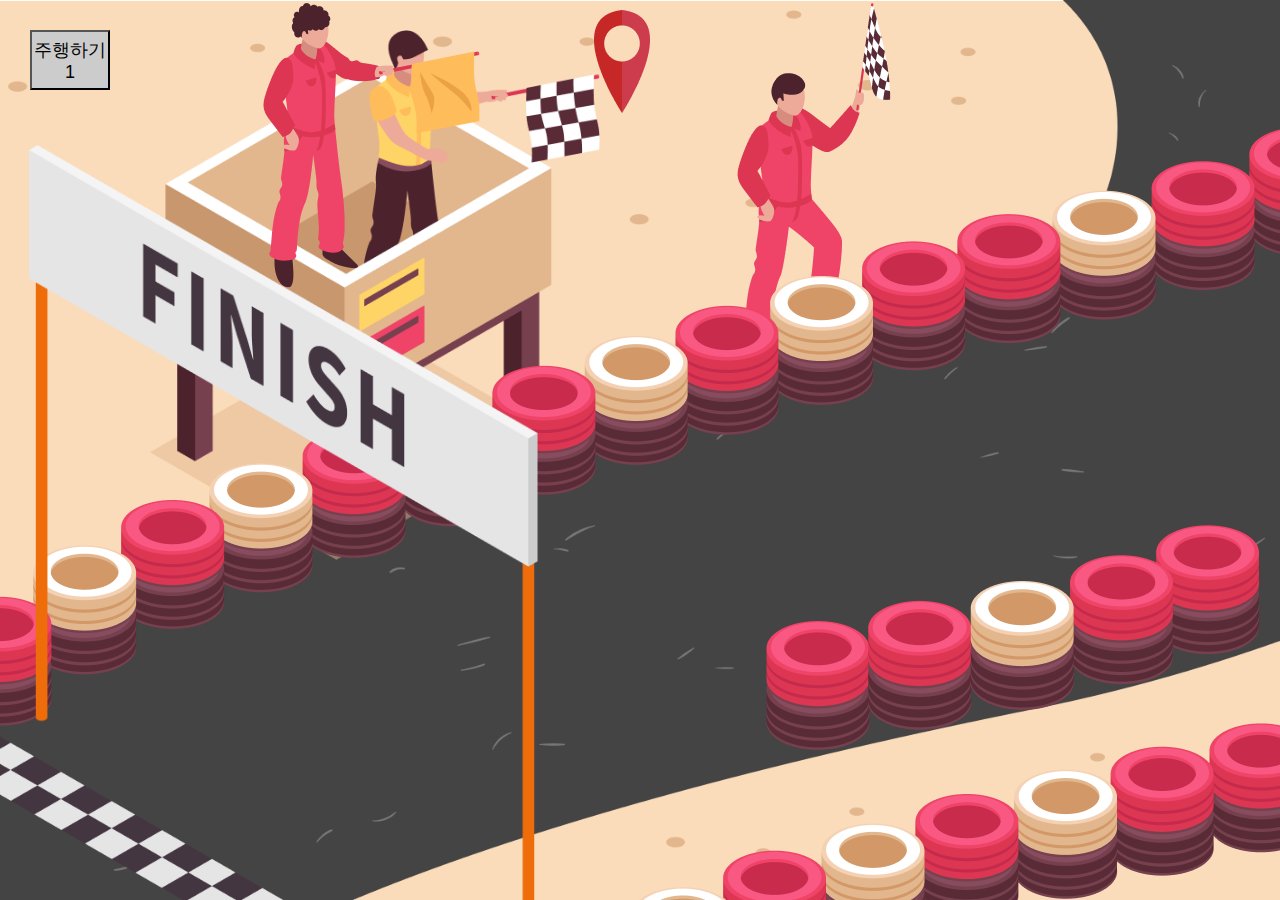
<file: ani/index.html>
<!DOCTYPE html>
<html lang="ko">

<head>
    <meta charset="UTF-8">
    <meta name="viewport" content="width=device-width, initial-scale=1.0">
    <title>Cart</title>
    <link rel="stylesheet" href="css/common.css">
    <link rel="stylesheet" href="css/index.css">
    <link rel="icon" href="img/favicon.ico">
    <script src="https://code.jquery.com/jquery-3.7.1.min.js"
        integrity="sha256-/JqT3SQfawRcv/BIHPThkBvs0OEvtFFmqPF/lYI/Cxo=" crossorigin="anonymous"></script>
    <script src="js/main.js"></script>

</head>

<body>
    <div class="x_y">
        <h1>mousemove</h1>
        <p>X : <span class="posX">0</span>px</p>
        <p>Y : <span class="posY">0</span>px</p>
    </div><!-- /.x_y -->
    <div class="wrap">
        <div class=" wrap1">
            <button type="button" class="wrap1_btn on">주행하기1</button>
            <!--            <button type="button" class="wrap1_btn"><p>주행하기2</p></button>
            <button type="button" class="wrap1_btn"><p>주행하기3</p></button> -->
        </div>
        <article class="tire">
            <img src="img/tire.png" alt="타이어">
            <img src="img/tire1.png" alt="타이어1">
            <img src="img/tire2.png" alt="타이어2">
            <img src="img/tire3.png" alt="타이어3">
            <img src="img/tire4.png" alt="타이어4">
            <img src="img/tire5.png" alt="타이어5">
        </article>

        <article class="cart">
            <img src="img/1st.png" alt="1등차">
            <img src="img/2st.png" alt="2등차">
            <img src="img/3st.png" alt="3등차">
            <img src="img/bang.png" alt="터지는효과사진" class="bang">
        </article>


        <article class="people">
            <img src="img/people_1.png" alt="심판">
            <img src="img/people2.png" alt="사람2">
            <img src="img/people3.png" alt="사람3">
        </article>

        <!-- <article class="table">
            <img src="img/table.png" alt="">
        </article> -->
        <div class="finishflag">
            <img src="img/finishflag.png" alt="피니쉬라인">
            <img src="img/pang.png" alt="결승선팡파레">
        </div><!-- /.finishflag -->

        <article class="point">
            <img src="img/point.png" alt="안내아이콘">
            <div class="p_txtbox">
                <div class="p_txt">
                    <h2>주행팁!</h2>
                    <p>추월의 기본은 브레이크 타이밍을 조금 더 늦게
                        잡고 인코스로 파고들어 상대의 라인을 무너뜨리는것인데,<br>
                        상대는 바깥으로 크게 돌도록 만들고,
                        인코스로 짧게 돌고 탈출/재가속을 빠르게
                        치고나가는것이다.</p>
                    <button type="button" class="p_txt_btn">닫기</button>
                </div><!-- /.p_txt -->
            </div>
        </article>
        <div class="next_btn">
            <a href="sub.html"><button><img src="img/next.png" alt="nextpage_btn"></button></a>
        </div>
    </div><!-- /.wrap -->
</body>

</html>
</file>
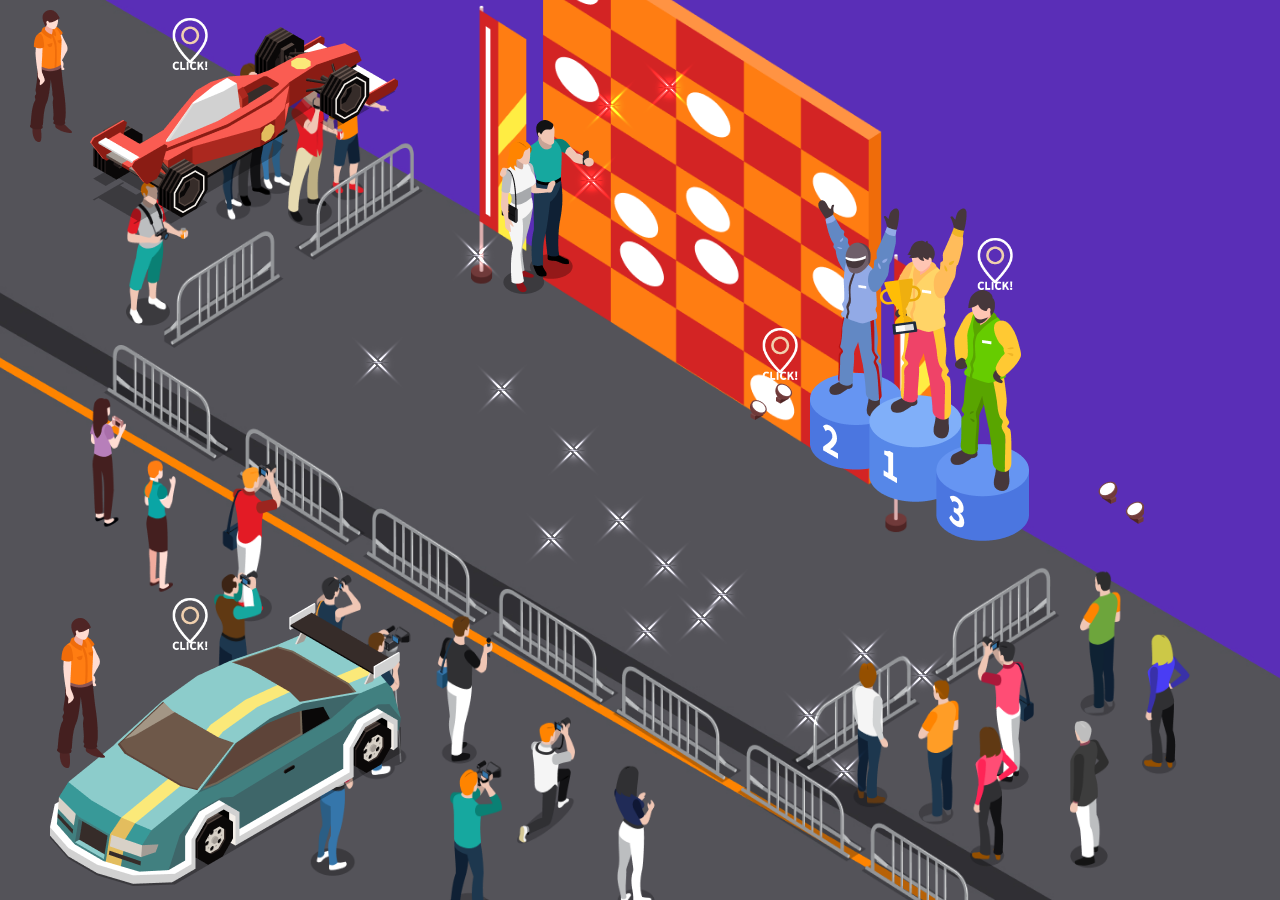
<file: ani/sub.html>
<!DOCTYPE html>
<html lang="ko">
<head>
    <meta charset="UTF-8">
    <meta name="viewport" content="width=device-width, initial-scale=1.0">
    <title>animation2</title>
    <link rel="stylesheet" href="css/sub.css">
    <link rel="icon" href="img/favicon.ico">
    <script src="https://code.jquery.com/jquery-3.7.1.min.js"
        integrity="sha256-/JqT3SQfawRcv/BIHPThkBvs0OEvtFFmqPF/lYI/Cxo=" crossorigin="anonymous"></script>
    <script src="js/sub.js"></script>
</head>
<body>
    <div class="wrap">
        
        <div class="wrap_img"></div>
        
    <div class="couple">
    <img src="img/couple.png" alt="커플이미지">
    </div>
    <div class="sub1">
        <img src="img/sub1.png" alt="배경이미지">
    </div>
    <div class="flash">
        <img src="img/f_b.png" alt="플레시하단">
        <img src="img/f_l.png" alt="플레시왼쪽">
        <img src="img/f_r.png" alt="플레시오른쪽">
    </div>

    <div class="f1_car">
        <img src="img/f1.png" alt="f1차아이콘">
        <div class="f1_txtbox">
            <p>F1(포뮬러 1)은 FIA 주관의 최고 수준 모터스포츠로,<br> 첨단 기술과 드라이버들이 세계 각지에서 경쟁하는 대회이며<br> 속도, 전략 엔지니어링의 정점을 보여주는 모터스포츠입니다.
                <button type="button">닫기</button>
            </p>
        </div>
    </div>
    <div class="f1_car_p">
        <img src="img/point1.gif" alt="포인트아이콘">
    </div>


    <div class="racing_car">
        <img src="img/car1.png" alt="레이싱카아이콘">
        <div class="racing_txtbox">
            <p>레이싱카는 경주를 위해 설계된 고성능 차량으로, 속도, 안정성, 공기역학 등이 최적화되어 있습니다. 일반 차량과 달리 가벼운 차체, 강력한 엔진, 특수 타이어를 사용하며, 특정 레이싱 규정에 맞춰 제작됩니다.
                <button type="button">닫기</button>
            </p>
        </div>
    </div>
    <div class="racing_car_p">
        <img src="img/point1.gif" alt="포인트아이콘">
    </div>


    <div class="group">
        <img src="img/group1.png" alt="시상대와1등,2등선수">
    </div>

    <div class="person ">
        <img src="img/person.png" alt="경기에서사고를내고3등한선수" >
        <img src="img/breath_2_.png" alt="선수의한숨">
        
    </div>
    <div class="person_p">
        <img src="img/point1.gif" alt="포인트아이콘">
    </div>

    <div class="lifgt">
        <div class="left">
            <img src="img/left_l.png" alt="시상대조명왼쪽꺼짐">
            <img src="img/left_lon.png" alt="시상대조명왼쪽켜짐">
        </div>
        <div class="lifgt_p">
            <img src="img/point1.gif" alt="포인트아이콘">
        </div>
        <div class="right">
            <img src="img/right_l.png" alt="시상대조명오른쪽꺼짐">
            <img src="img/right_lon.png" alt="시상대조명우측켜짐">
        </div>
    </div>
   
    
</div><!-- /.wrap -->
</body>
</html>
</file>
<file: ani/css/common.css>
@charset "utf-8";

* {
    margin: 0;
    padding: 0;
}

.wrap {
    width: 100%;
    height: 100%;
    position: fixed;
    left: 0;
    top: 0;
    background: url(../img/bg.png) center bottom/cover;
    z-index: -2;
 
}
</file>
<file: ani/css/index.css>
@charset "utf-8";
*{
    margin: 0;
    padding: 0;
}
.next_btn button{
    position: absolute;
    right: 0;
    bottom: 0;
    background: none;
    border: 0;
    z-index: 10;
    cursor: pointer;
    display: none;
}
.next_btn button.on{
    display: block;
}
.x_y{
    position: absolute;
    left: 50px;
    top: 50px;
    z-index: 100;
    width: 150px;
    height: 150px;
    background: #fff;
    display: none;
}
.wrap1 .wrap1_btn{
    cursor: pointer;
    position: absolute;
    left: 30px;
    top: 30px;
    z-index: 10;
    width: 80px;
    height: 60px;
    font-size: 18px;
    background: #ccc;
    display: none;
}
.wrap1 .wrap1_btn.on{
    display: block;
}


article.tire img:nth-child(1) {
    position: absolute;
    left: 0;
    top: -125px;
}

article.tire img:nth-child(2) {
    position: absolute;
    right: 410px;
    bottom: 150px;

}
article.tire.on img:nth-child(2){
    animation: tire2 1s linear forwards;
}
@keyframes tire2{
    0%{ right: 410px;
        bottom: 150px;
    }
    25%{
        right: 420px;
        bottom: 125px;
    }
    50%{ 
        transform: rotate(-45deg);
        right: 430px;
        bottom: 100px;
    }
    75%{ 
        transform: rotate(-90deg);
        right: 470px;
        bottom: 50px;
    }
    100%{ 
        transform: rotate(180deg);
        right: 550px;
        bottom: -150px;
    }
}

article.tire img:nth-child(3) {
 position: absolute;
    right: 308px;
    bottom: 170px;

}
article.tire.on img:nth-child(3){
    animation: tire3 1s linear forwards;
}
@keyframes tire3{
    0%{ right: 308px;
        bottom: 170px;
    }
    25%{
       transform: rotate(-25deg);
        right: 310px;
        bottom: 150px;
    }
    50%{ 
       transform: rotate(-45deg);
        right: 330px;
        bottom: 100px;
    }
    75%{ 
        transform: rotate(-90deg);
        right: 350px;
        bottom: 50px;
    }
    100%{ 
        transform: rotate(-210deg);
        right: 380px;
        bottom: -50px;
    }
}

article.tire img:nth-child(4) {
    position: absolute;
    right: 206px;
    bottom: 190px;
    z-index: 3;


}
article.tire.on img:nth-child(4) {
    animation: tire4 1s linear forwards;
}
@keyframes tire4{
    0%{ right: 206px;
        bottom: 190px;
    }
    25%{
       transform: rotate(25deg);
        right: 210px;
        bottom: 150px;
    }
    50%{ 
       transform: rotate(45deg);
        right: 210px;
        bottom: 100px;
    }
    75%{ 
        transform: rotate(90deg);
        right: 210px;
        bottom: 50px;
    }
    100%{ 
        transform: rotate(180deg);
        right: 205px;
        bottom: -150px;
    }
}

article.tire img:nth-child(5) {
    position: absolute;
    right: 107px;
    bottom: 215px;
    z-index: 2;
  

}
article.tire.on img:nth-child(5){
    animation: tire5 1s linear forwards;
}
@keyframes tire5{
    0%{ right: 107px;
        bottom: 215px;
    }
    25%{
       transform: rotate(-25deg);
        right: 100px;
        bottom: 150px;
    }
    50%{ 
       transform: rotate(-45deg);
        right: 95px;
        bottom: 100px;
    }
    75%{ 
        transform: rotate(-90deg);
        right: 90px;
        bottom: 50px;
    }
    100%{ 
        transform: rotate(-210deg);
        right: 85px;
        bottom: -50px;
    }
}

article.tire img:nth-child(6) {
    position: absolute;
    right: 20px;
    bottom: 245px;
    z-index: 1;


}
article.tire.on img:nth-child(6){
    animation: tire6 1s linear forwards;
}
@keyframes tire6{
    0%{ right: 20px;
        bottom: 245px;
    }
    25%{
       transform: rotate(-25deg);
        right: 10px;
        bottom: 200px;
    }
    50%{ 
       transform: rotate(-45deg);
        right: 5px;
        bottom: 150px;
    }
    75%{ 
        transform: rotate(90deg);
        right: 0;
        bottom: 75px;
    }
    100%{ 
        transform: rotate(280deg);
        right: -50px;
        bottom: -80px;
    }
}
/* 카트 */
article.cart img:nth-child(1){
    position: absolute;
    right: 90px;
    top: -300px;
    z-index: 1;
}

article.cart.on img:nth-child(1){
    animation: cartAni1 1s  linear  forwards;
 
    /* animation: cartAni1_2 1.5s linear ; */
}

article.cart.on1 img:nth-child(1){
    animation: cartAni1_2 1.5s linear ;
   
}

@keyframes cartAni1 {
    0% {
        right: 90px;
        top: -300px;
    }

    25%{right: 100px;
        top: -100px;
    }

    50% {
        right:150px;
        top: 90px;
    }
     75%{
        right: 300px;
        top: 150px;
    }
     100% {
       right:550px;
       top: 300px;
    }   
}
@keyframes cartAni1_2 {
    
     0% {
       right:550px;
       top: 300px;
    }   

    25%{
        right:850px;
        top: 350px;
    }

    50%{
        right: 1000px;
        top: 450px;
    }

    75%{
        right: 1250px;
        top: 550px;
    }

    100%{
        right: 1900px;
        top: 800px;
    }
}
article.cart img:nth-child(2){
    position: absolute;
    right: 10px;
    top: -300px;
}

article.cart.on img:nth-child(2){
    animation: cartAni2 2s  linear  forwards;
}

article.cart.on1 img:nth-child(2){
    animation: cartAni2_2 2s  linear  forwards;

}

@keyframes cartAni2 {
    0% {
        right: -50px;
        top: -300px;
    }


    50% {
        right:-10px;
        top: 90px;
    }
 

    100%{
        right: 300px;
        top: 150px;
    }
     /* 100% {
       right:350px;
       top: 300px;
    }  */
}

@keyframes cartAni2_2 {
    0%{
        right: 300px;
        top: 150px;
    }

    25%{
        right: 500px;
        top: 350px;
    }
    50%{
        right: 700px;
        top: 450px;
    }
    75%{
        right: 1100px;
        top: 500px;
    }

    100%{
        right: 1900px;
        top: 800px;
    }
   
}


article.cart img:nth-child(3){
    position: absolute;
    right: 10px;
    top: -300px;
}

article.cart.on2 img:nth-child(3){
    animation: cartAni3 1.5s  linear  forwards;

}

article.cart .bang{
    position: absolute;
    right: 10px;
    top: 450px;
    z-index: 10;
    opacity: 0;

}

article.cart .bang.on{
   animation: bangAni 0.3s;
 
}
@keyframes bangAni {
    0%{   opacity: 0; transform: scale(1); }
    100%{   transform: scale(1.5); opacity: 1;}
}

@keyframes cartAni3{
    0%{
        transform: rotate(0deg);

        right: 10px;
        top: -300px;
    }

    25%{
        transform: rotate(0deg);

        right: 100px;
        top: 100px;
    }
    50%{
        transform: rotate(0deg);

        right: 150px;
        top: 330px;
    }
    65%{
        transform: rotate(80deg);

        right: 150px;
        top: 450px;
    }
    100%{
        transform: rotate(260deg);
        right: 150px;
        top: 450px;
    }
 
}
/* 카트 */

/* 사람들 */
article.table img{
    position: absolute;
    top: 40px;
    left: 150px;
    width: 380px;
    z-index: -1;
}
article.people img:nth-child(1){
    position: absolute;
    top: 30px;
    left: 150px;
    z-index: -1;
    width: 450px;
}
article.people img:nth-child(2){
    position: absolute;
    left: 730px;
    top: 3px;
    z-index: -1;
}
article.people img:nth-child(3){
    position: absolute;
    right: 800px;
    top: 3px;
    z-index: -1;
}
/* 사람들 */
.finishflag img:nth-child(1){
    position: absolute;
    z-index: 1;
    top: 145px;
    left: 28px;
    width: 510px;
}

.finishflag img:nth-child(2){
    position: absolute;
    z-index: 0;
    top: 350px;
    left: 30px;
    opacity: 0;
   
}
.finishflag.on img:nth-child(2){
 animation: pangAni 3s 1.5s linear ;
}
@keyframes pangAni {
    0%{transform: translateY(0);opacity: 0;}
    50%{transform: translateY(150px);opacity: 1;}
    100%{transform: translateY(300px);opacity: 1;}
}

article.point img{
    position: absolute;
    right: 630px;
    top: 10px;
    animation: point 2s infinite linear alternate;
    cursor: pointer;
}

@keyframes point {
      0% {transform: translate(0,0); }
      25% {}
      50%{transform: translate(0,10px);}
      75% {}
      100% {transform: translate(0,0); }
}


article.point .p_txt{
    width: 800px;
    height: 280px;
    background: #fff;
    position: absolute;
    left: 50%;
    top: 50%;
    transform: translate(-50%, -50%);
    border-radius: 10px;
    display: flex;
    justify-content: center;
    display: none;
    z-index: 11;
    flex-direction: column;
    align-items: center;
}

article.point .p_txt h2{
    font-size: 40px;
    margin-bottom: 15px;
    margin-top: 15px;
}
article.point .p_txt p {
    font-size: 25px;
    font-weight: 500;
    padding: 0 30px;
    margin-bottom: 15px;

}

article.point .p_txt .p_txt_btn{
    width: 50px;
    height: 30px;
    margin-bottom: 10px;
    cursor: pointer;
}
</file>
<file: ani/css/sub.css>
@charset "utf-8";

.wrap {
    width: 100%;
    height: 100%;
    position: fixed;
    left: 0;
    top: 0;
    z-index: -2;
    /* transform: translate(-50%,-50%); */
}


.x_y {
    display: flex;
    left: 0;
    top: 0;
    width: 300px;
}

.wrap .wrap_img {
    width: 100%;
    height: 100%;
    position: fixed;
    background: url(../img/sub.jpg) center center/cover;
    /* transform: translate(-50%,-50%); */
}

.wrap .couple img {
    position: absolute;
    top: 120px;
    left: 500px;
    z-index: 1;
}

.wrap .sub1 img {
    position: absolute;
    left: 50%;
    top: 50%;
    transform: translate(-50%, -50%);
    width: 1100px;
    height: 980px;
}

.wrap .flash img {
    mix-blend-mode: color-dodge;
}

.wrap .flash img:nth-child(1) {
    position: absolute;
    left: 350px;
    bottom: 100px;
}

.wrap .flash img:nth-child(2) {
    position: absolute;
    top: 60px;
    left: 450px;
}

.wrap .flash img:nth-child(3) {
    position: absolute;
    right: 550px;
    bottom: 240px;
}

.f1_car {
    position: absolute;
    left: 30px;
    top: 10px;
    cursor: pointer;
}

.f1_car .f1_txtbox{
    width: 450px;
    height: 150px;
    background: #fff;
    position: absolute;
    left: -30px;
    top: 0;
    display: none;
    border-radius: 20px;
    font-weight: bold;
    z-index: 11;
}

.f1_car .f1_txtbox p{
    width: 90%;
    margin: 0 auto;
    margin-top: 30px;

}

.f1_car .f1_txtbox button{
    width: 50px;
    height: 20px;
    position: absolute;
    left: 50%;
    bottom: 10px;
    transform: translateX(-50%);
    display: flex;
    align-items: center;
    justify-content: center;
    cursor: pointer;
    background: none;
    border-radius: 10px;
}

.f1_car_p img{
    position: absolute;
    left: 160px;
    top: 10px;
    width: 60px;
    height: 60px;
    object-fit: cover;
    z-index: 10;
}

.racing_car {
    position: absolute;
    left: 50px;
    bottom: 10px;
    cursor: pointer;
}

.racing_car .racing_txtbox{
    width: 450px;
    height: 150px;
    background: #fff;
    position: absolute;
    left: -30px;
    top: 0;
    display: none;
    border-radius: 20px;
    font-weight: bold;
    z-index: 11;
}

.racing_car .racing_txtbox p{
    width: 90%;
    margin: 0 auto;
    margin-top: 30px;

}

.racing_car .racing_txtbox button{
    width: 50px;
    height: 20px;
    position: absolute;
    left: 50%;
    bottom: 10px;
    transform: translateX(-50%);
    display: flex;
    align-items: center;
    justify-content: center;
    cursor: pointer;
    background: none;
    border-radius: 10px;
}

.racing_car_p img{
    position: absolute;
    left: 160px;
    bottom: 250px;
    width: 60px;
    height: 60px;
    object-fit: cover;
    z-index: 10;
}

.group {
    position: absolute;
    left: 810px;
    top: 200px;
    z-index: 1;
}

.person img:first-child{
    position: absolute;
    left: 950px;
    top: 290px;
    z-index: 2;
    cursor: pointer;
}

.person img:nth-child(2){
    position: absolute;
    left: 945px;
    top: 315px;
    z-index: 2;
    opacity: 0;
    transition: .5s;
}

.person.on img:nth-child(2){
    animation: breath_ani 1.5s ease-out forwards;
    opacity: 1;
}

.person_p img{
    position: absolute;
    left: 965px;
    top: 230px;
    width: 60px;
    height: 60px;
    object-fit: cover;
    z-index: 10;
}

@keyframes breath_ani {
    0% {
        opacity: 1;
        transform: translate(0, 0);
    }
    100% {
        opacity: 0;
        transform: translate(-40%, 20px); 
    }
}

.lifgt {
    cursor: pointer;
    background: #ccc;
}

.lifgt .left img {
    position: absolute;
    left: 750px;
    top: 180px;
}


.lifgt .left img:first-child{
    position: absolute;
    left: 750px;
    top: 382.5px;
}

.lifgt .left img:last-child{
    display: none;
}

.lifgt .left.on img:last-child{
    display: block;
}

.lifgt .right img {
    position: absolute;
    left: 950px;
    top: 150px;
}

.lifgt .right img:first-child{
    position: absolute;
    left: 1095.5px;
    top: 480.4px;
}
.lifgt .right img:last-child{
    display: none;
}

.lifgt .right.on img:last-child{
    display: block;
}

.lifgt_p img{
    position: absolute;
    left: 750px;
    top: 320px;
    width: 60px;
    height: 60px;
    object-fit: cover;
    z-index: 10;
}
</file>
